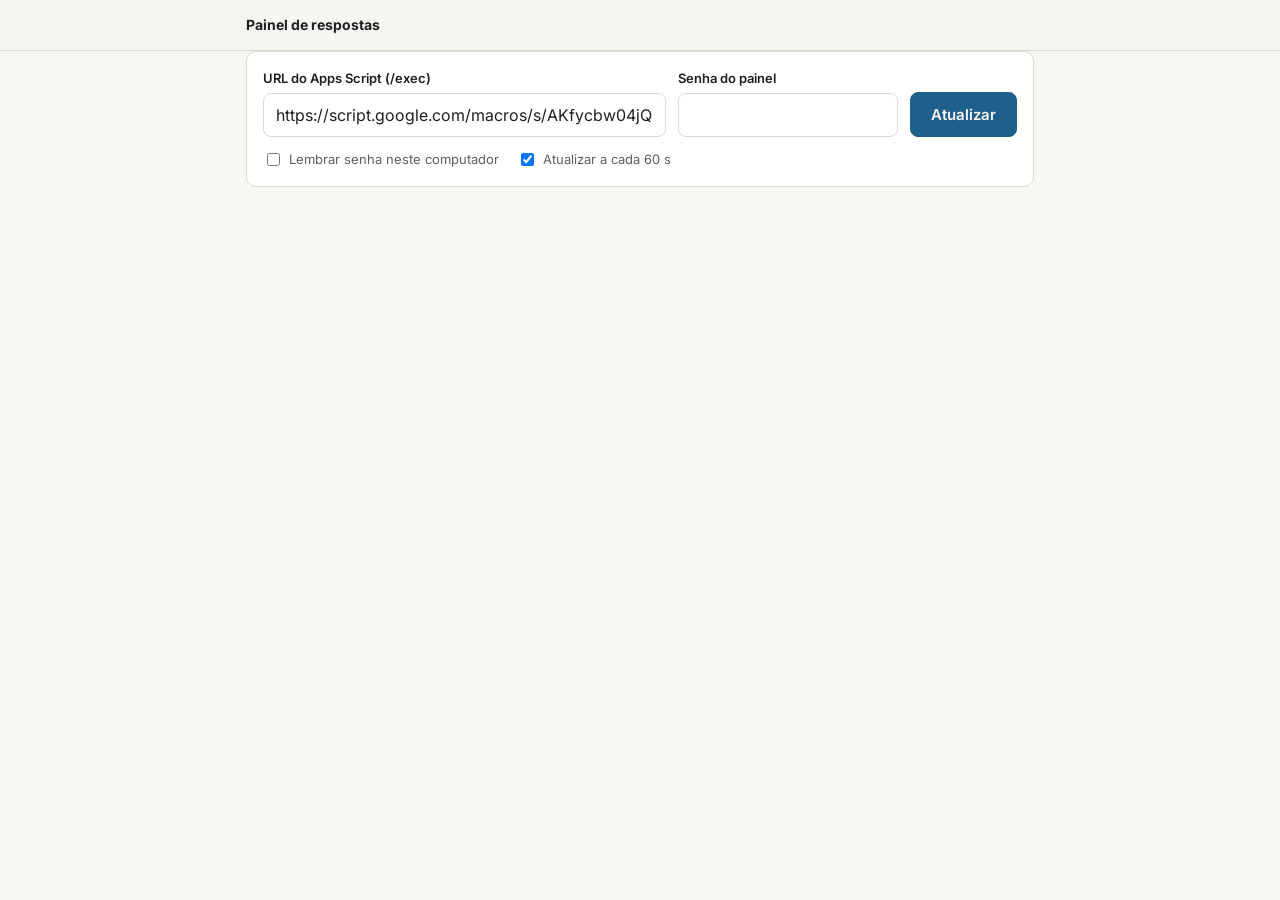
<file: admin/index.html>
<!doctype html>
<html lang="pt-BR">
<head>
  <meta charset="utf-8">
  <meta name="viewport" content="width=device-width, initial-scale=1">
  <title>Painel de respostas</title>
  <meta name="robots" content="noindex">
  <link rel="preconnect" href="https://fonts.googleapis.com">
  <link rel="preconnect" href="https://fonts.gstatic.com" crossorigin>
  <link href="https://fonts.googleapis.com/css2?family=Inter:wght@400;500;600;700&display=swap" rel="stylesheet">
  <link rel="stylesheet" href="../engine/style.css?v=1">
  <style>
    body { font-family: "Inter", system-ui, sans-serif; }
    main { padding: 28px 0 48px; }
    .login { display: grid; gap: 12px; grid-template-columns: 1fr 220px auto; align-items: end; background: var(--surface);
      border: 1px solid var(--line); border-radius: var(--radius); padding: 16px; }
    .login label { font-size: 13px; font-weight: 600; display: block; margin-bottom: 4px; }
    .login .opts { grid-column: 1 / -1; display: flex; flex-wrap: wrap; gap: 18px; font-size: 14px; color: var(--muted); }
    .login .opts label { display: inline-flex; gap: 6px; align-items: center; font-weight: 400; margin: 0; }
    .status { font-size: 14px; color: var(--muted); margin: 14px 0; min-height: 1.4em; }
    .status.err { color: var(--bad); }
    .kpis { display: grid; grid-template-columns: repeat(3, 1fr); gap: 12px; margin: 8px 0 24px; }
    .kpi { background: var(--surface); border: 1px solid var(--line); border-radius: var(--radius); padding: 14px 16px; }
    .kpi b { display: block; font-size: 30px; line-height: 1.1; font-variant-numeric: tabular-nums; }
    .kpi span { font-size: 13px; color: var(--muted); }
    .cards { display: grid; gap: 14px; }
    .card { background: var(--surface); border: 1px solid var(--line); border-radius: var(--radius); padding: 18px; }
    .card-head { display: flex; justify-content: space-between; gap: 12px; align-items: baseline; flex-wrap: wrap; }
    .card h2 { font-size: 18px; margin: 0; word-break: break-word; }
    .card h2 a { color: var(--text); text-decoration: none; }
    .card h2 a:hover { text-decoration: underline; }
    .page-link { font-size: 13px; font-weight: 500; margin-left: 6px; }
    .fresh { font-size: 12px; font-weight: 600; padding: 2px 8px; border-radius: 99px; background: var(--ok-soft); color: var(--ok); }
    .body { display: grid; grid-template-columns: auto 1fr; gap: 24px; align-items: center; margin-top: 12px; }
    .big { font-size: 46px; font-weight: 700; line-height: 1; font-variant-numeric: tabular-nums; }
    .big small { font-size: 15px; font-weight: 500; color: var(--muted); }
    dl { display: grid; grid-template-columns: repeat(auto-fit, minmax(130px, 1fr)); gap: 8px 16px; margin: 0; font-size: 14px; }
    dt { color: var(--muted); font-size: 12px; }
    dd { margin: 0; font-weight: 600; font-variant-numeric: tabular-nums; }
    .goal { margin-top: 14px; display: flex; align-items: center; gap: 10px; font-size: 13px; color: var(--muted); }
    .goal .bar { flex: 1; height: 8px; background: var(--surface-2); border-radius: 4px; overflow: hidden; }
    .goal .bar i { display: block; height: 100%; background: var(--accent); }
    .goal input { width: 70px; padding: 4px 6px; font-size: 13px; }
    .spark { display: flex; align-items: flex-end; gap: 3px; height: 44px; margin-top: 14px; }
    .spark i { flex: 1; background: var(--accent); border-radius: 2px 2px 0 0; min-height: 2px; opacity: .85; }
    .spark i.zero { background: var(--line); }
    .spark-axis { display: flex; justify-content: space-between; font-size: 11px; color: var(--muted); margin-top: 4px; }
    .tabs { display: flex; gap: 4px; border-bottom: 1px solid var(--line); margin: 0 0 16px; }
    .tab { background: none; border: 0; border-bottom: 3px solid transparent; padding: 10px 14px; font: 600 15px "Inter", system-ui, sans-serif;
      color: var(--muted); cursor: pointer; margin-bottom: -1px; }
    .tab[aria-selected="true"] { color: var(--accent); border-bottom-color: var(--accent); }
    .tab .count { display: inline-block; min-width: 22px; padding: 0 6px; margin-left: 6px; border-radius: 99px; background: var(--surface-2); font-size: 12px; }
    .tab[aria-selected="true"] .count { background: var(--accent-soft); }
    .head-right { display: flex; align-items: center; gap: 10px; flex-wrap: wrap; }
    .pill { font-size: 12px; font-weight: 600; padding: 2px 8px; border-radius: 99px; }
    .pill.open { background: var(--ok-soft); color: var(--ok); }
    .pill.closed { background: var(--surface-2); color: var(--muted); }
    .btn.sm { padding: 5px 12px; font-size: 13px; }
    .card.closed { opacity: .85; }
    .empty-state { text-align: center; color: var(--muted); padding: 32px; border: 1px dashed var(--line); border-radius: var(--radius); }
    @media (max-width: 640px) {
      .login { grid-template-columns: 1fr; }
      .kpis { grid-template-columns: 1fr 1fr; }
      .body { grid-template-columns: 1fr; gap: 12px; }
    }
  </style>
</head>
<body>
<nav class="nav"><div class="wrap"><span class="brand">Painel de respostas</span><span class="steps" id="updated"></span></div></nav>
<main class="wrap">
  <form class="login" id="login">
    <div><label for="url">URL do Apps Script (/exec)</label><input type="text" id="url" autocomplete="off"></div>
    <div><label for="senha">Senha do painel</label><input type="password" id="senha" autocomplete="current-password"></div>
    <button class="btn primary" type="submit">Atualizar</button>
    <div class="opts">
      <label><input type="checkbox" id="lembrar"> Lembrar senha neste computador</label>
      <label><input type="checkbox" id="auto" checked> Atualizar a cada 60 s</label>
      <a id="sheet-link" href="#" target="_blank" rel="noopener" hidden>Abrir planilha ↗</a>
    </div>
  </form>
  <p class="status" id="status" aria-live="polite"></p>
  <div class="kpis" id="kpis" hidden></div>
  <div class="tabs" id="tabs" role="tablist" hidden>
    <button class="tab" role="tab" data-tab="abertas">Abertas<span class="count" id="n-abertas">0</span></button>
    <button class="tab" role="tab" data-tab="fechadas">Fechadas<span class="count" id="n-fechadas">0</span></button>
  </div>
  <div class="cards" id="cards" role="tabpanel"></div>
</main>

<script>
(function () {
  const URL_PADRAO = "https://script.google.com/macros/s/AKfycbw04jQ8MX5FfSpXgXE1Kz6WJqdHIVIzOT8C2_FihivV0UlsRBsUwIQQP-InJ383caQNiA/exec";
  const K = "painel-admin";
  const ls = {
    get(k) { try { return JSON.parse(localStorage.getItem(K + "-" + k)); } catch (e) { return null; } },
    set(k, v) { try { localStorage.setItem(K + "-" + k, JSON.stringify(v)); } catch (e) {} },
    del(k) { try { localStorage.removeItem(K + "-" + k); } catch (e) {} }
  };
  const $ = id => document.getElementById(id);
  const url = $("url"), senha = $("senha"), lembrar = $("lembrar"), auto = $("auto"), status = $("status");
  url.value = ls.get("url") || URL_PADRAO;
  const s = ls.get("senha");
  if (s) { senha.value = s; lembrar.checked = true; }
  if (ls.get("auto") === false) auto.checked = false;

  const metas = ls.get("metas") || {};
  let timer = null, last = null;
  let aba = ls.get("aba") === "fechadas" ? "fechadas" : "abertas";
  function marcarAba() {
    document.querySelectorAll(".tab").forEach(t => t.setAttribute("aria-selected", t.dataset.tab === aba ? "true" : "false"));
  }
  marcarAba();
  $("tabs").addEventListener("click", ev => {
    const t = ev.target.closest(".tab");
    if (!t) return;
    aba = t.dataset.tab;
    ls.set("aba", aba);
    marcarAba();
    if (last) render(last);
  });

  const esc = t => String(t == null ? "" : t).replace(/[&<>"']/g, c => ({ "&": "&amp;", "<": "&lt;", ">": "&gt;", '"': "&quot;", "'": "&#39;" }[c]));

  function relativo(txt) {
    if (!txt) return "—";
    const d = new Date(txt.replace(" ", "T"));
    if (isNaN(d)) return txt;
    const min = Math.round((Date.now() - d) / 60000);
    if (min < 1) return "agora";
    if (min < 60) return "há " + min + " min";
    const h = Math.round(min / 60);
    if (h < 24) return "há " + h + " h";
    const dias = Math.round(h / 24);
    return dias === 1 ? "ontem" : "há " + dias + " dias";
  }

  function ultimosDias(porDia, hoje, n) {
    const out = [], base = new Date(hoje + "T12:00:00");
    for (let i = n - 1; i >= 0; i--) {
      const d = new Date(base); d.setDate(d.getDate() - i);
      const k = d.toISOString().slice(0, 10);
      out.push({ dia: k, n: porDia[k] || 0 });
    }
    return out;
  }

  function render(data) {
    last = data;
    const todos = data.estudos.slice().sort((a, b) => (b.ultima || "").localeCompare(a.ultima || ""));
    const abertas = todos.filter(e => e.aberta !== false), fechadas = todos.filter(e => e.aberta === false);
    $("tabs").hidden = false;
    $("n-abertas").textContent = abertas.length;
    $("n-fechadas").textContent = fechadas.length;
    const est = aba === "abertas" ? abertas : fechadas;
    const tot = todos.reduce((s, e) => s + e.total, 0), hoje = todos.reduce((s, e) => s + e.hoje, 0);
    $("kpis").hidden = false;
    $("kpis").innerHTML =
      '<div class="kpi"><b>' + abertas.length + '</b><span>pesquisas abertas</span></div>' +
      '<div class="kpi"><b>' + tot + '</b><span>respostas no total</span></div>' +
      '<div class="kpi"><b>' + hoje + '</b><span>respostas hoje</span></div>';
    $("sheet-link").href = data.planilha;
    $("sheet-link").hidden = false;
    $("updated").textContent = "Atualizado às " + new Date().toLocaleTimeString("pt-BR", { hour: "2-digit", minute: "2-digit" });

    if (!est.length) {
      $("cards").innerHTML = '<div class="empty-state">' + (aba === "fechadas"
        ? "Nenhuma pesquisa fechada."
        : todos.length ? "Nenhuma pesquisa aberta." : "Nenhuma resposta ainda. A pesquisa aparece aqui quando chega a primeira resposta.") + "</div>";
      return;
    }
    $("cards").innerHTML = est.map(e => {
      const dias = ultimosDias(e.porDia || {}, data.hoje, 14);
      const max = Math.max(1, ...dias.map(d => d.n));
      const meta = metas[e.id];
      const pct = meta ? Math.min(100, e.total / meta * 100) : 0;
      const recente = e.ultima && (Date.now() - new Date(e.ultima.replace(" ", "T"))) < 3600e3;
      const aberta = e.aberta !== false;
      return '<article class="card' + (aberta ? "" : " closed") + '">' +
        '<div class="card-head"><h2>' + (e.gid != null
          ? '<a target="_blank" rel="noopener" title="Abrir a aba na planilha" href="' + esc(data.planilha.replace(/\/edit.*$/, "") + "/edit#gid=" + e.gid) + '">' + esc(e.id) + " ↗</a>"
          : esc(e.id)) +
        (e.pasta ? ' <a class="page-link" target="_blank" rel="noopener" href="../estudos/' + encodeURIComponent(e.pasta) + '/">questionário ↗</a>' : "") + "</h2>" +
        '<div class="head-right">' + (recente && aberta ? '<span class="fresh">resposta na última hora</span>' : "") +
        '<span class="pill ' + (aberta ? "open" : "closed") + '">' + (aberta ? "Aberta" : "Fechada") + "</span>" +
        '<button type="button" class="btn sm ' + (aberta ? "secondary" : "primary") + '" data-toggle="' + esc(e.id) + '" data-aberta="' + (aberta ? "1" : "0") + '">' +
        (aberta ? "Fechar pesquisa" : "Reabrir pesquisa") + "</button></div></div>" +
        '<div class="body"><div class="big">' + e.total + ' <small>' + (e.total === 1 ? "resposta" : "respostas") + "</small></div>" +
        "<dl><div><dt>Hoje</dt><dd>" + e.hoje + "</dd></div>" +
        "<div><dt>Última resposta</dt><dd title=\"" + esc(e.ultima) + "\">" + relativo(e.ultima) + "</dd></div>" +
        (e.participantes != null ? "<div><dt>Códigos distintos</dt><dd>" + e.participantes + "</dd></div>" : "") +
        "<div><dt>Duração mediana</dt><dd>" + (e.duracaoMediana != null ? e.duracaoMediana.toFixed(1).replace(".", ",") + " min" : "—") + "</dd></div></dl></div>" +
        '<div class="spark" title="Respostas por dia (últimos 14 dias)">' +
        dias.map(d => '<i class="' + (d.n ? "" : "zero") + '" style="height:' + (d.n ? Math.max(8, d.n / max * 100) : 4) + '%" title="' + d.dia.split("-").reverse().join("/") + ": " + d.n + '"></i>').join("") +
        '</div><div class="spark-axis"><span>' + dias[0].dia.slice(8) + "/" + dias[0].dia.slice(5, 7) + "</span><span>últimos 14 dias</span><span>hoje</span></div>" +
        '<div class="goal"><span>Meta</span><input type="number" min="1" data-meta="' + esc(e.id) + '" value="' + (meta || "") + '" placeholder="ex.: 30">' +
        (meta ? '<span class="bar"><i style="width:' + pct + '%"></i></span><span>' + Math.round(pct) + "%</span>" : '<span>defina para ver o progresso</span>') +
        "</div></article>";
    }).join("");
  }

  $("cards").addEventListener("change", ev => {
    const id = ev.target.dataset.meta;
    if (!id) return;
    const v = parseInt(ev.target.value, 10);
    if (v > 0) metas[id] = v; else delete metas[id];
    ls.set("metas", metas);
    if (last) render(last);
  });

  $("cards").addEventListener("click", async ev => {
    const b = ev.target.closest("[data-toggle]");
    if (!b) return;
    const id = b.dataset.toggle, abrir = b.dataset.aberta !== "1";
    if (!abrir && !confirm("Fechar a pesquisa \"" + id + "\"?\n\nA página passa a mostrar \"pesquisa encerrada\" e novos envios são recusados. Você pode reabrir depois; nenhuma resposta é apagada.")) return;
    b.disabled = true;
    b.textContent = abrir ? "Reabrindo…" : "Fechando…";
    try {
      const res = await fetch(url.value.trim(), {
        method: "POST", headers: { "Content-Type": "text/plain;charset=utf-8" },
        body: JSON.stringify({ acao: "status", senha: senha.value, estudo: id, aberta: abrir })
      });
      const out = await res.json();
      if (!out.ok) throw new Error(out.erro || "Falha");
      const e = last.estudos.find(x => x.id === id);
      if (e) e.aberta = out.aberta;
      status.className = "status";
      status.textContent = "\"" + id + "\" agora está " + (out.aberta ? "aberta" : "fechada") + ".";
      render(last);
    } catch (err) {
      status.className = "status err";
      status.textContent = "Não foi possível mudar o status: " + err.message;
      render(last);
    }
  });

  // Pesquisas publicadas (estudos/lista.json) que ainda não têm respostas não existem na planilha:
  // entram no painel com 0 respostas e o status consultado no Apps Script.
  async function juntarPublicadas(data) {
    let lista = [];
    try { lista = await (await fetch("../estudos/lista.json?nc=" + Date.now())).json(); } catch (e) { return; }
    const porId = {};
    data.estudos.forEach(e => porId[e.id] = e);
    await Promise.all(lista.map(async p => {
      if (porId[p.id]) { porId[p.id].pasta = p.pasta; return; }
      let aberta = true;
      try {
        const st = await (await fetch(url.value.trim() + "?estudo=" + encodeURIComponent(p.id))).json();
        if (st.ok && st.aberta === false) aberta = false;
      } catch (e) {}
      data.estudos.push({ id: p.id, pasta: p.pasta, gid: null, aberta, total: 0, hoje: 0, ultima: "",
        participantes: null, duracaoMediana: null, porDia: {} });
    }));
  }

  async function carregar() {
    if (!senha.value) { status.className = "status"; status.textContent = "Digite a senha do painel."; return; }
    status.className = "status";
    status.textContent = "Carregando…";
    try {
      const res = await fetch(url.value.trim(), {
        method: "POST", headers: { "Content-Type": "text/plain;charset=utf-8" },
        body: JSON.stringify({ acao: "painel", senha: senha.value })
      });
      const data = await res.json();
      if (!data.ok) throw new Error(data.erro || "Falha");
      status.textContent = "";
      ls.set("url", url.value.trim());
      if (lembrar.checked) ls.set("senha", senha.value); else ls.del("senha");
      await juntarPublicadas(data);
      render(data);
    } catch (e) {
      status.className = "status err";
      status.textContent = /Failed to fetch|NetworkError|JSON/.test(e.message)
        ? "Não foi possível falar com o Apps Script. Confira a URL e se a versão nova do Code.gs foi implantada."
        : e.message;
    }
    agenda();
  }

  function agenda() {
    clearTimeout(timer);
    if (auto.checked) timer = setTimeout(carregar, 60000);
  }

  $("login").addEventListener("submit", e => { e.preventDefault(); carregar(); });
  auto.addEventListener("change", () => { ls.set("auto", auto.checked); agenda(); });
  lembrar.addEventListener("change", () => { if (!lembrar.checked) ls.del("senha"); });
  if (senha.value) carregar();
})();
</script>
</body>
</html>
</file>
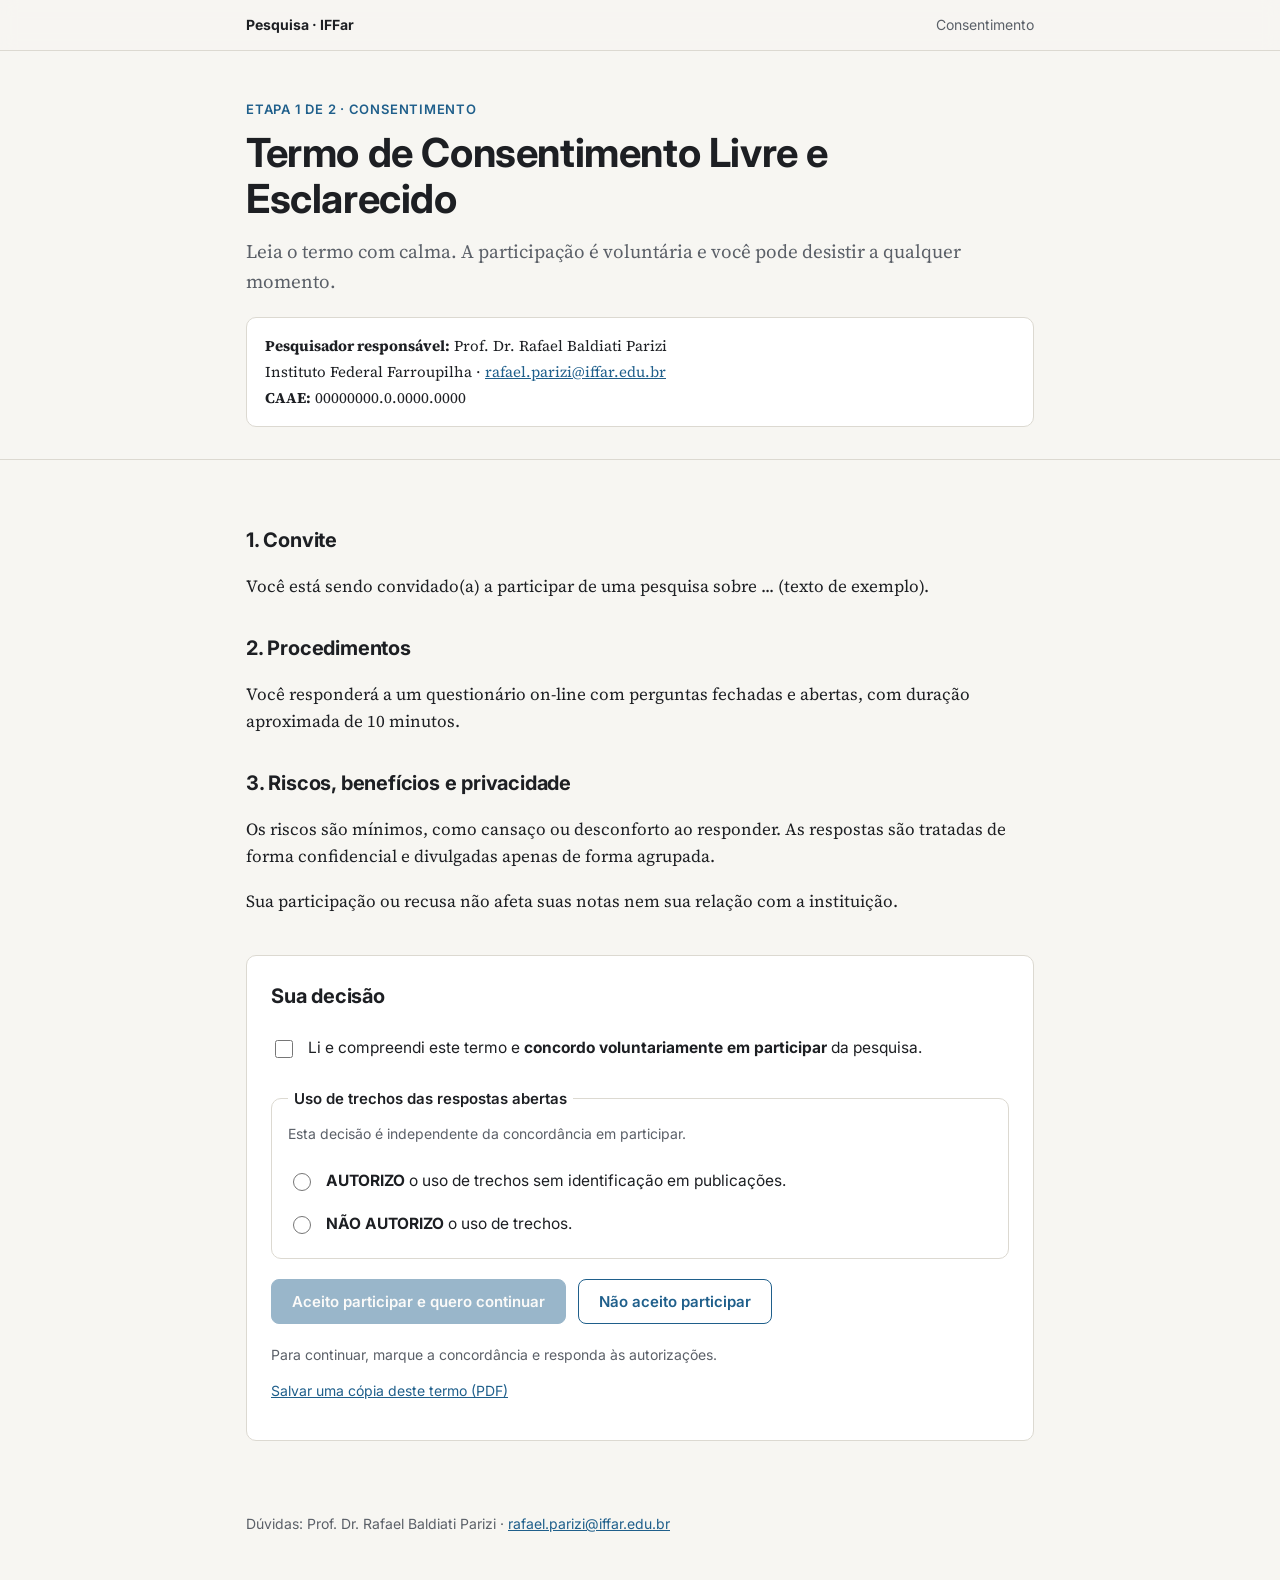
<file: estudos/exemplo/index.html>
<!doctype html>
<html lang="pt-BR">
<head>
  <meta charset="utf-8">
  <meta name="viewport" content="width=device-width, initial-scale=1">
  <title>Questionário</title>
  <meta name="robots" content="noindex">
  <link rel="preconnect" href="https://fonts.googleapis.com">
  <link rel="preconnect" href="https://fonts.gstatic.com" crossorigin>
  <link href="https://fonts.googleapis.com/css2?family=Inter:wght@400;500;600;700&family=Source+Serif+4:ital,wght@0,400;0,600;1,400&display=swap" rel="stylesheet">
  <link rel="stylesheet" href="../../engine/style.css?v=1">
</head>
<body>
  <div id="app"></div>
  <noscript>Ative o JavaScript para responder ao questionário.</noscript>
  <script src="config.js?v=1"></script>
  <script src="../../engine/questionario.js?v=1"></script>
</body>
</html>
</file>
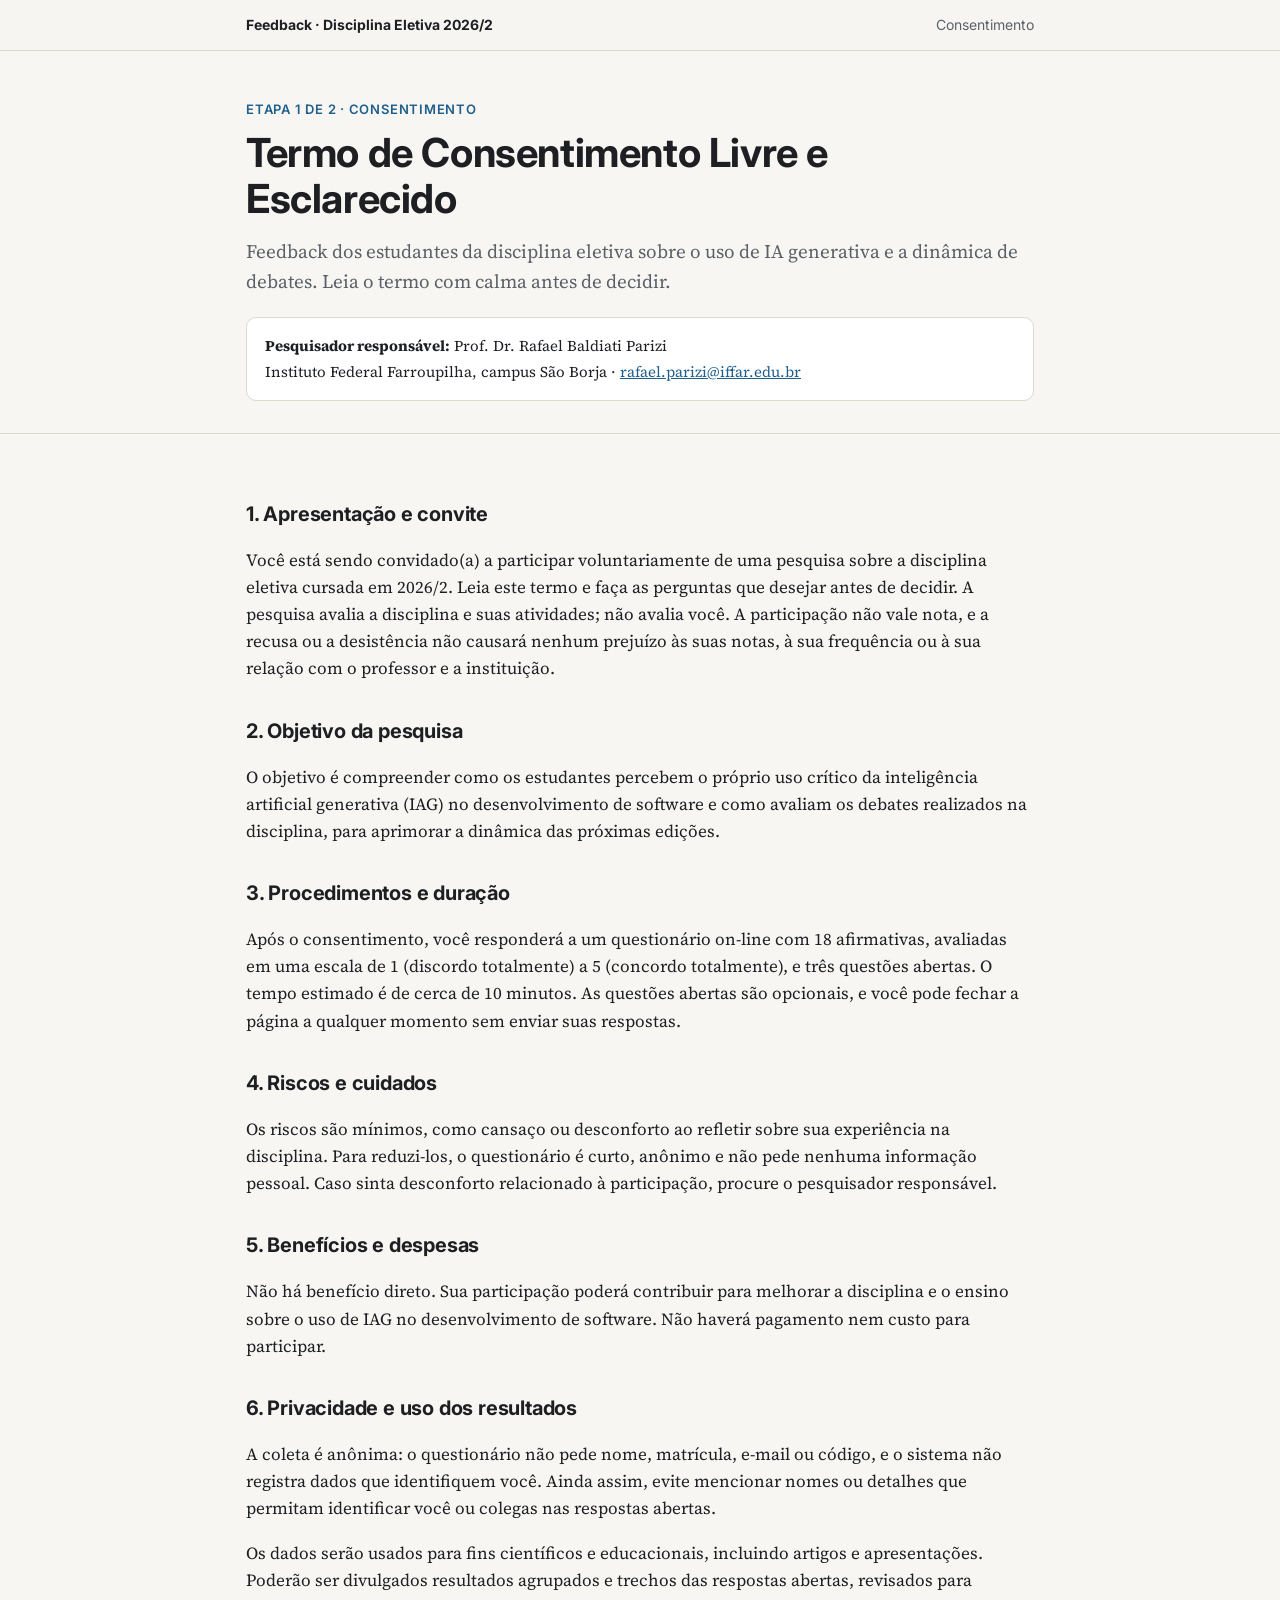
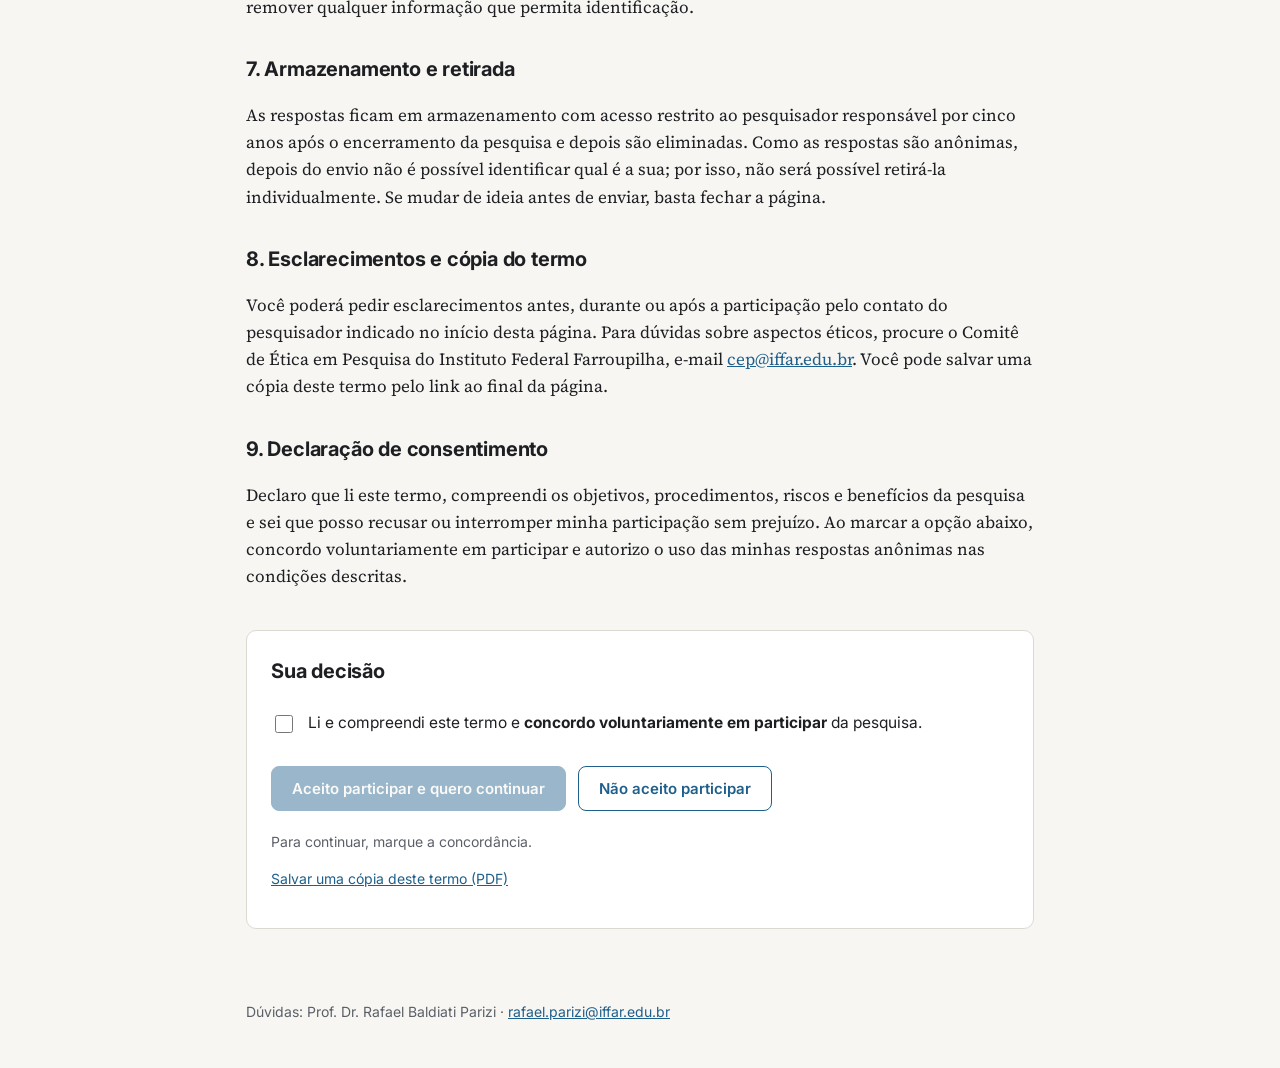
<file: estudos/feedback-eletiva-2026-2/index.html>
<!doctype html>
<html lang="pt-BR">
<head>
  <meta charset="utf-8">
  <meta name="viewport" content="width=device-width, initial-scale=1">
  <title>Questionário</title>
  <meta name="robots" content="noindex">
  <link rel="preconnect" href="https://fonts.googleapis.com">
  <link rel="preconnect" href="https://fonts.gstatic.com" crossorigin>
  <link href="https://fonts.googleapis.com/css2?family=Inter:wght@400;500;600;700&family=Source+Serif+4:ital,wght@0,400;0,600;1,400&display=swap" rel="stylesheet">
  <link rel="stylesheet" href="../../engine/style.css?v=1">
</head>
<body>
  <div id="app"></div>
  <noscript>Ative o JavaScript para responder ao questionário.</noscript>
  <script src="config.js?v=2"></script>
  <script src="../../engine/questionario.js?v=1"></script>
</body>
</html>
</file>
<file: engine/style.css>
:root {
  --bg: #f7f6f2; --surface: #ffffff; --surface-2: #eeece6; --text: #1d1f23; --muted: #5b6068;
  --line: #dcd9d1; --accent: #1f5f8b; --accent-soft: #e2edf5; --warn: #9a4b00; --warn-soft: #fbeedd;
  --ok: #1b6e30; --ok-soft: #e3f2e6; --bad: #b3261e; --bad-soft: #fbe5e3;
  --lk-1: #c62828; --lk-2: #e8590c; --lk-3: #f2a33a; --lk-4: #8a9099; --lk-5: #8bc34a; --lk-6: #43a047; --lk-7: #1b6e30;
  --radius: 10px; --maxw: 820px;
  color-scheme: light;
}
@media (prefers-color-scheme: dark) {
  :root:not([data-theme="light"]) {
    --bg: #15171a; --surface: #1d2024; --surface-2: #262a2f; --text: #e8e6e1; --muted: #a3a8b0;
    --line: #33383e; --accent: #7fb6dc; --accent-soft: #1e2f3b; --warn: #f0b072; --warn-soft: #3a2a1a;
    --ok: #6fcf86; --ok-soft: #1c3324; --bad: #f2867e; --bad-soft: #3d1f1d;
    --lk-1: #e5534b; --lk-2: #f0883e; --lk-3: #e3b341; --lk-4: #8b949e; --lk-5: #9bd25b; --lk-6: #46b35a; --lk-7: #2f8f46;
    color-scheme: dark;
  }
}
:root[data-theme="dark"] {
  --bg: #15171a; --surface: #1d2024; --surface-2: #262a2f; --text: #e8e6e1; --muted: #a3a8b0;
  --line: #33383e; --accent: #7fb6dc; --accent-soft: #1e2f3b; --warn: #f0b072; --warn-soft: #3a2a1a;
  --ok: #6fcf86; --ok-soft: #1c3324; --bad: #f2867e; --bad-soft: #3d1f1d;
  --lk-1: #e5534b; --lk-2: #f0883e; --lk-3: #e3b341; --lk-4: #8b949e; --lk-5: #9bd25b; --lk-6: #46b35a; --lk-7: #2f8f46;
  color-scheme: dark;
}

* { box-sizing: border-box; }
body { margin: 0; background: var(--bg); color: var(--text); font: 17px/1.6 "Source Serif 4", Georgia, serif; }
h1, h2, h3, .nav, .label, .btn, .hint, .q-item, .q-meta, .q-progress, .choices, footer, .modal, .send-status, .callout, .check, fieldset legend, .q-group-title {
  font-family: "Inter", system-ui, -apple-system, sans-serif;
}
a { color: var(--accent); }
.wrap { max-width: var(--maxw); margin: 0 auto; padding: 0 16px; }
[hidden] { display: none !important; }

.nav { position: sticky; top: 0; z-index: 10; background: color-mix(in srgb, var(--bg) 90%, transparent);
  backdrop-filter: blur(8px); border-bottom: 1px solid var(--line); font-size: 14px; }
.nav .wrap { display: flex; align-items: center; justify-content: space-between; gap: 16px; height: 50px; }
.nav .brand { font-weight: 700; white-space: nowrap; overflow: hidden; text-overflow: ellipsis; }
.nav .steps { color: var(--muted); white-space: nowrap; }

header.hero { padding: 48px 0 32px; border-bottom: 1px solid var(--line); }
.label { font-size: 13px; letter-spacing: .06em; text-transform: uppercase; color: var(--accent); font-weight: 600; margin: 0 0 10px; }
h1 { font-size: clamp(28px, 5vw, 40px); line-height: 1.15; margin: 0 0 14px; letter-spacing: -0.01em; }
h2 { font-size: 24px; margin: 0 0 14px; letter-spacing: -0.01em; }
.lede { font-size: 19px; color: var(--muted); margin: 0 0 20px; }
.info-box { background: var(--surface); border: 1px solid var(--line); border-radius: var(--radius); padding: 14px 18px; font-size: 15px; }
.info-box p { margin: 2px 0; }

.doc { padding-top: 32px; padding-bottom: 40px; }
.doc h2 { font-size: 20px; margin-top: 32px; }
.consent { margin-top: 40px; background: var(--surface); border: 1px solid var(--line); border-radius: var(--radius); padding: 24px; }
.consent h2 { margin-top: 0; }
.check { display: flex; gap: 12px; align-items: flex-start; font-size: 15.5px; line-height: 1.5; padding: 10px 0; cursor: pointer; }
.check input { margin-top: 4px; width: 18px; height: 18px; flex: none; accent-color: var(--accent); }
fieldset { border: 1px solid var(--line); border-radius: var(--radius); padding: 12px 16px; margin: 16px 0; }
fieldset legend { font-weight: 600; font-size: 15px; padding: 0 6px; }
.hint { font-size: 14px; color: var(--muted); }
.linklike { background: none; border: 0; padding: 0; color: var(--accent); text-decoration: underline; cursor: pointer; font: inherit; }
.req { color: var(--bad); font-weight: 700; }

.actions { display: flex; flex-wrap: wrap; gap: 12px; margin: 20px 0; }
.btn { display: inline-flex; align-items: center; justify-content: center; padding: 12px 20px; border-radius: 8px;
  font-size: 15px; font-weight: 600; border: 1.5px solid var(--accent); cursor: pointer; text-decoration: none; }
.btn.primary { background: var(--accent); color: var(--bg); }
.btn.secondary { background: transparent; color: var(--accent); }
.btn:disabled { opacity: .45; cursor: not-allowed; }
.btn:focus-visible, input:focus-visible, textarea:focus-visible, select:focus-visible { outline: 3px solid var(--accent); outline-offset: 2px; }

.notice, .success { background: var(--surface); border: 1px solid var(--line); border-radius: var(--radius); padding: 28px; }
.center { padding-top: 56px; padding-bottom: 56px; }
.success { text-align: center; }
.success .actions { justify-content: center; }
.success-icon { width: 56px; height: 56px; color: var(--ok); }
.success-lead { font-size: 18px; }
.send-status { font-size: 15px; padding: 10px 14px; border-radius: 8px; background: var(--surface-2); }
.send-status.ok { background: var(--ok-soft); color: var(--ok); }
.send-status.fail { background: var(--warn-soft); color: var(--warn); }

/* questionário */
.q-progress { position: sticky; top: 50px; z-index: 9; background: var(--bg); border-bottom: 1px solid var(--line); font-size: 13px; color: var(--muted); }
.q-progress .wrap { display: flex; align-items: center; gap: 12px; height: 34px; }
.q-progress .bar { flex: 1; height: 6px; background: var(--surface-2); border-radius: 3px; overflow: hidden; }
.q-progress .bar i { display: block; height: 100%; width: 0; background: var(--accent); transition: width .25s; }
.q-meta { display: flex; flex-wrap: wrap; gap: 16px; }
.q-meta > div { flex: 1 1 240px; }
.q-meta label { display: block; font-size: 14px; font-weight: 600; margin-bottom: 4px; }
input[type=text], input[type=password], input[type=number], input[type=email], input[type=date], textarea, select {
  width: 100%; font: 16px/1.4 "Inter", system-ui, sans-serif; color: var(--text); background: var(--surface);
  border: 1.5px solid var(--line); border-radius: 8px; padding: 10px 12px; }
textarea { resize: vertical; }
input.missing-input { border-color: var(--bad); background: var(--bad-soft); }

.q-part { padding: 36px 0; border-bottom: 1px solid var(--line); }
.q-part .intro { color: var(--muted); }
.q-group-title { font-weight: 700; font-size: 15px; text-transform: uppercase; letter-spacing: .04em; color: var(--muted); margin: 28px 0 4px; }
.q-group-note { font-size: 15px; color: var(--muted); font-style: italic; margin: 0 0 8px; }

.q-item { border: 1px solid var(--line); background: var(--surface); border-radius: var(--radius); padding: 16px 18px; margin: 12px 0; min-width: 0; transition: border-color .2s; }
.q-item > legend, .q-item > label { float: left; width: 100%; padding: 0; font-weight: 500; font-size: 16px; line-height: 1.45; margin-bottom: 12px; display: flex; gap: 8px; }
.q-item > legend + *, .q-item > label + * { clear: both; }
.q-item .num { color: var(--muted); font-weight: 600; flex: none; }
.q-item .num:empty { display: none; }
.q-help { font-size: 14px; color: var(--muted); margin: -4px 0 10px; clear: both; }
.q-item.answered { border-color: color-mix(in srgb, var(--accent) 35%, var(--line)); }
.q-item.missing { border-color: var(--bad); background: var(--bad-soft); }
.q-item.empty { border-color: var(--warn); }

/* Likert */
.lk { display: grid; grid-template-columns: repeat(var(--n), 1fr); gap: 0; border: 1px solid var(--line); border-radius: 8px; overflow: hidden; clear: both; }
.lk label { --c: var(--lk-4); position: relative; display: flex; flex-direction: column; align-items: center; justify-content: center;
  padding: 10px 2px; cursor: pointer; border-right: 1px solid var(--line); border-top: 4px solid var(--c);
  background: color-mix(in srgb, var(--c) 10%, var(--surface)); transition: background .15s; }
.lk label:last-child { border-right: 0; }
.lk label:hover { background: color-mix(in srgb, var(--c) 35%, var(--surface)); }
.lk input { position: absolute; opacity: 0; width: 1px; height: 1px; }
.lk .v { font-size: 16px; font-weight: 700; }
.lk .t { position: absolute; width: 1px; height: 1px; overflow: hidden; clip: rect(0 0 0 0); white-space: nowrap; }
.lk label:has(input:checked) { background: var(--c); }
.lk label:has(input:checked) .v { color: #fff; }
.lk label.s3:has(input:checked) .v, .lk label.s5:has(input:checked) .v { color: #1d1f23; }
.lk label:has(input:focus-visible) { outline: 3px solid var(--accent); outline-offset: -3px; }
.lk label.s1 { --c: var(--lk-1); } .lk label.s2 { --c: var(--lk-2); } .lk label.s3 { --c: var(--lk-3); }
.lk label.s4 { --c: var(--lk-4); } .lk label.s5 { --c: var(--lk-5); } .lk label.s6 { --c: var(--lk-6); } .lk label.s7 { --c: var(--lk-7); }
.lk.mono label { --c: var(--accent); }
.lk.mono label:has(input:checked) .v { color: var(--bg); }
.lk-ends { display: grid; grid-template-columns: 1fr auto 1fr; gap: 8px; font-size: 12.5px; color: var(--muted); margin-top: 6px; }
.lk-ends span:last-child { text-align: right; }
.lk-ends .sel { font-weight: 600; text-align: center; }
.lk-ends .sel.on { color: var(--text); }

/* escolhas */
.choices { display: grid; gap: 6px; clear: both; }
.choice { display: flex; align-items: center; gap: 10px; padding: 9px 12px; border: 1px solid var(--line); border-radius: 8px; cursor: pointer; font-size: 15.5px; }
.choice:hover { background: var(--surface-2); }
.choice:has(input:checked) { border-color: var(--accent); background: var(--accent-soft); }
.choice input[type=radio], .choice input[type=checkbox] { width: 18px; height: 18px; accent-color: var(--accent); flex: none; margin: 0; }
.choice.other { flex-wrap: wrap; }
.choice .other-text { flex: 1 1 180px; padding: 6px 10px; }
.choice:has(input:disabled) { opacity: .5; cursor: not-allowed; }

.callout { border-left: 4px solid var(--bad); background: var(--bad-soft); padding: 12px 16px; border-radius: 6px; }
.callout .label { color: var(--bad); margin-bottom: 4px; }
.callout p:last-child { margin: 0; }

.modal { border: 1px solid var(--line); border-radius: 14px; padding: 28px; max-width: 440px; width: calc(100% - 32px); background: var(--surface); color: var(--text); }
.modal::backdrop { background: rgba(0,0,0,.45); }
.modal h2 { font-size: 20px; }
.modal-count { font-weight: 600; color: var(--warn); }
.modal-actions { display: flex; flex-wrap: wrap; gap: 10px; }

footer { padding: 28px 0 40px; font-size: 14px; color: var(--muted); }
footer p { margin: 4px 0; }
.print-only { display: none; }

@media (max-width: 560px) {
  body { font-size: 16px; }
  header.hero { padding: 32px 0 24px; }
  .q-item { padding: 14px; }
  .lk.many { grid-template-columns: repeat(calc((var(--n) + 1) / 2), 1fr); }
  .lk.many label { border-bottom: 1px solid var(--line); }
  .lk .v { font-size: 15px; }
  .consent { padding: 18px; }
}
@media print {
  .nav, .q-progress, footer, .no-print, .actions, [data-view="questionario"], [data-view="fim"], [data-view="recusa"] { display: none !important; }
  [data-view="tcle"] { display: block !important; }
  .print-only { display: block; }
  body { background: #fff; color: #000; }
}
</file>
